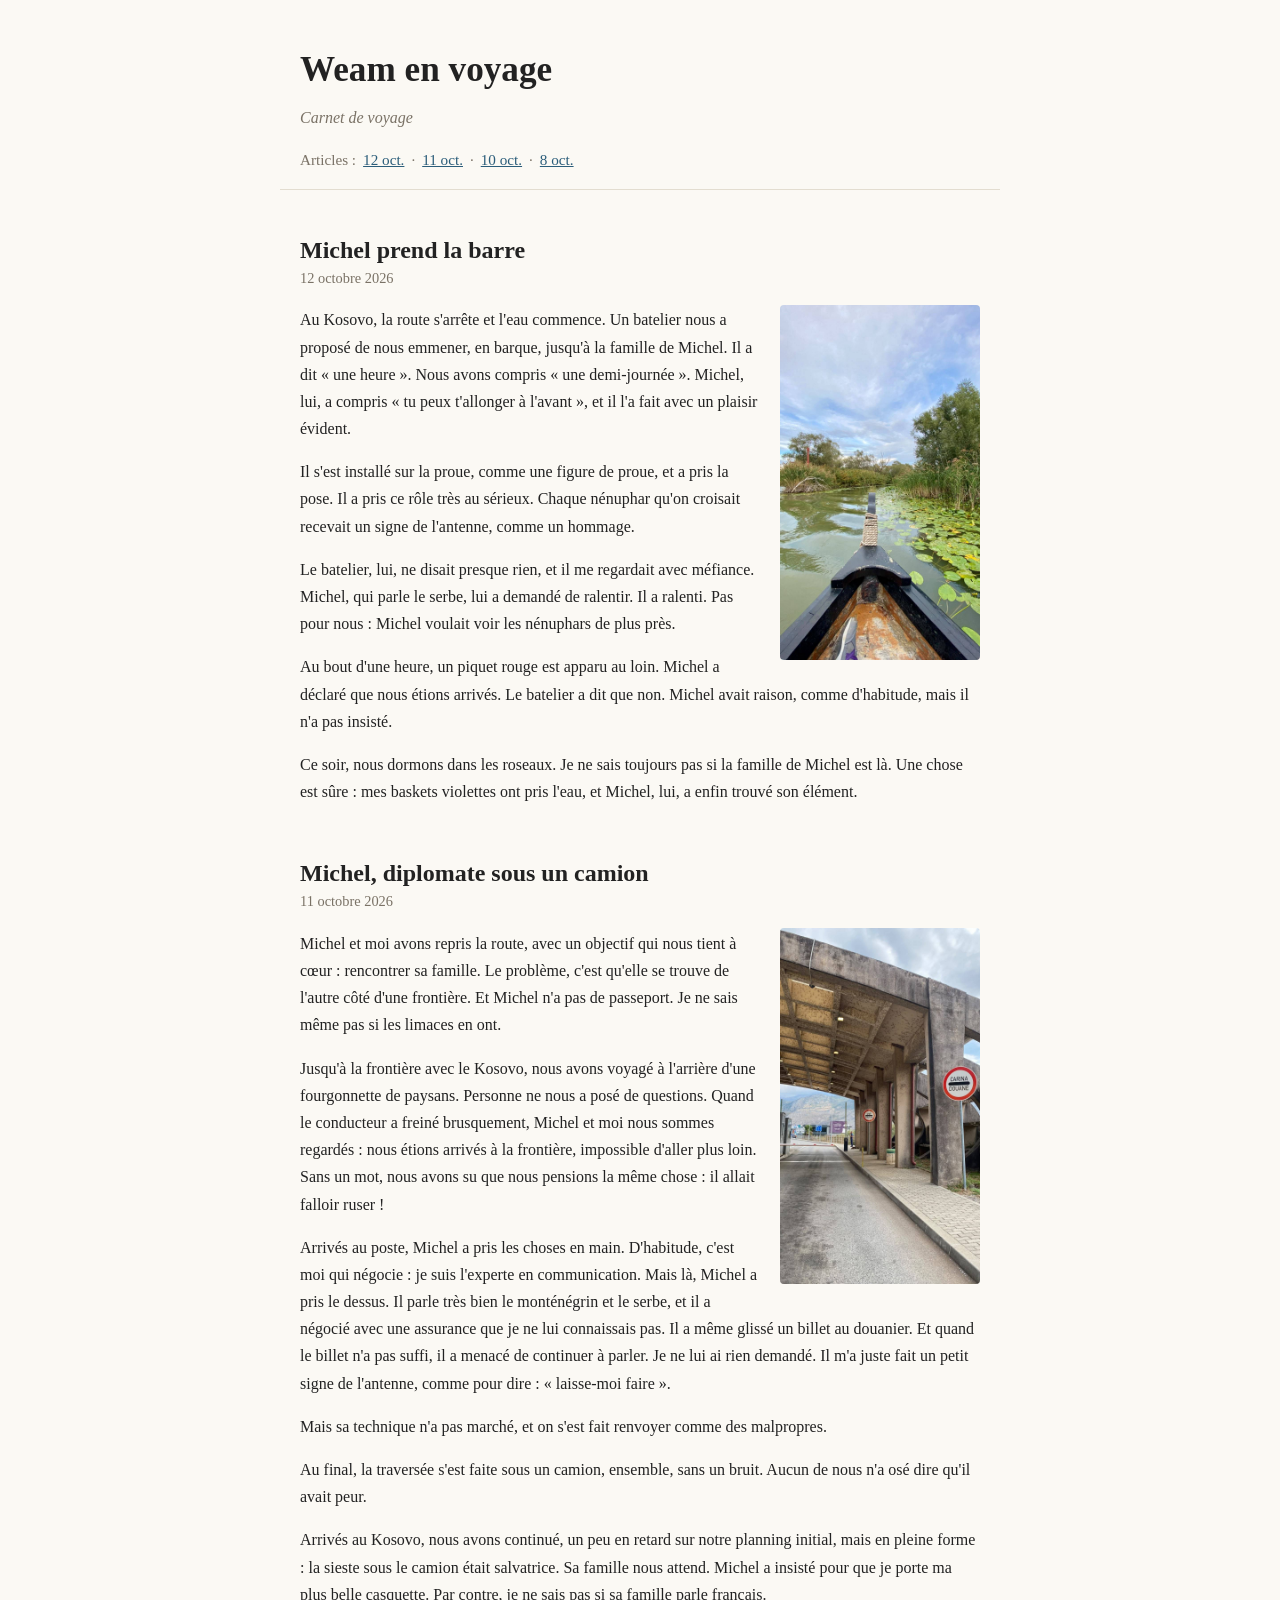
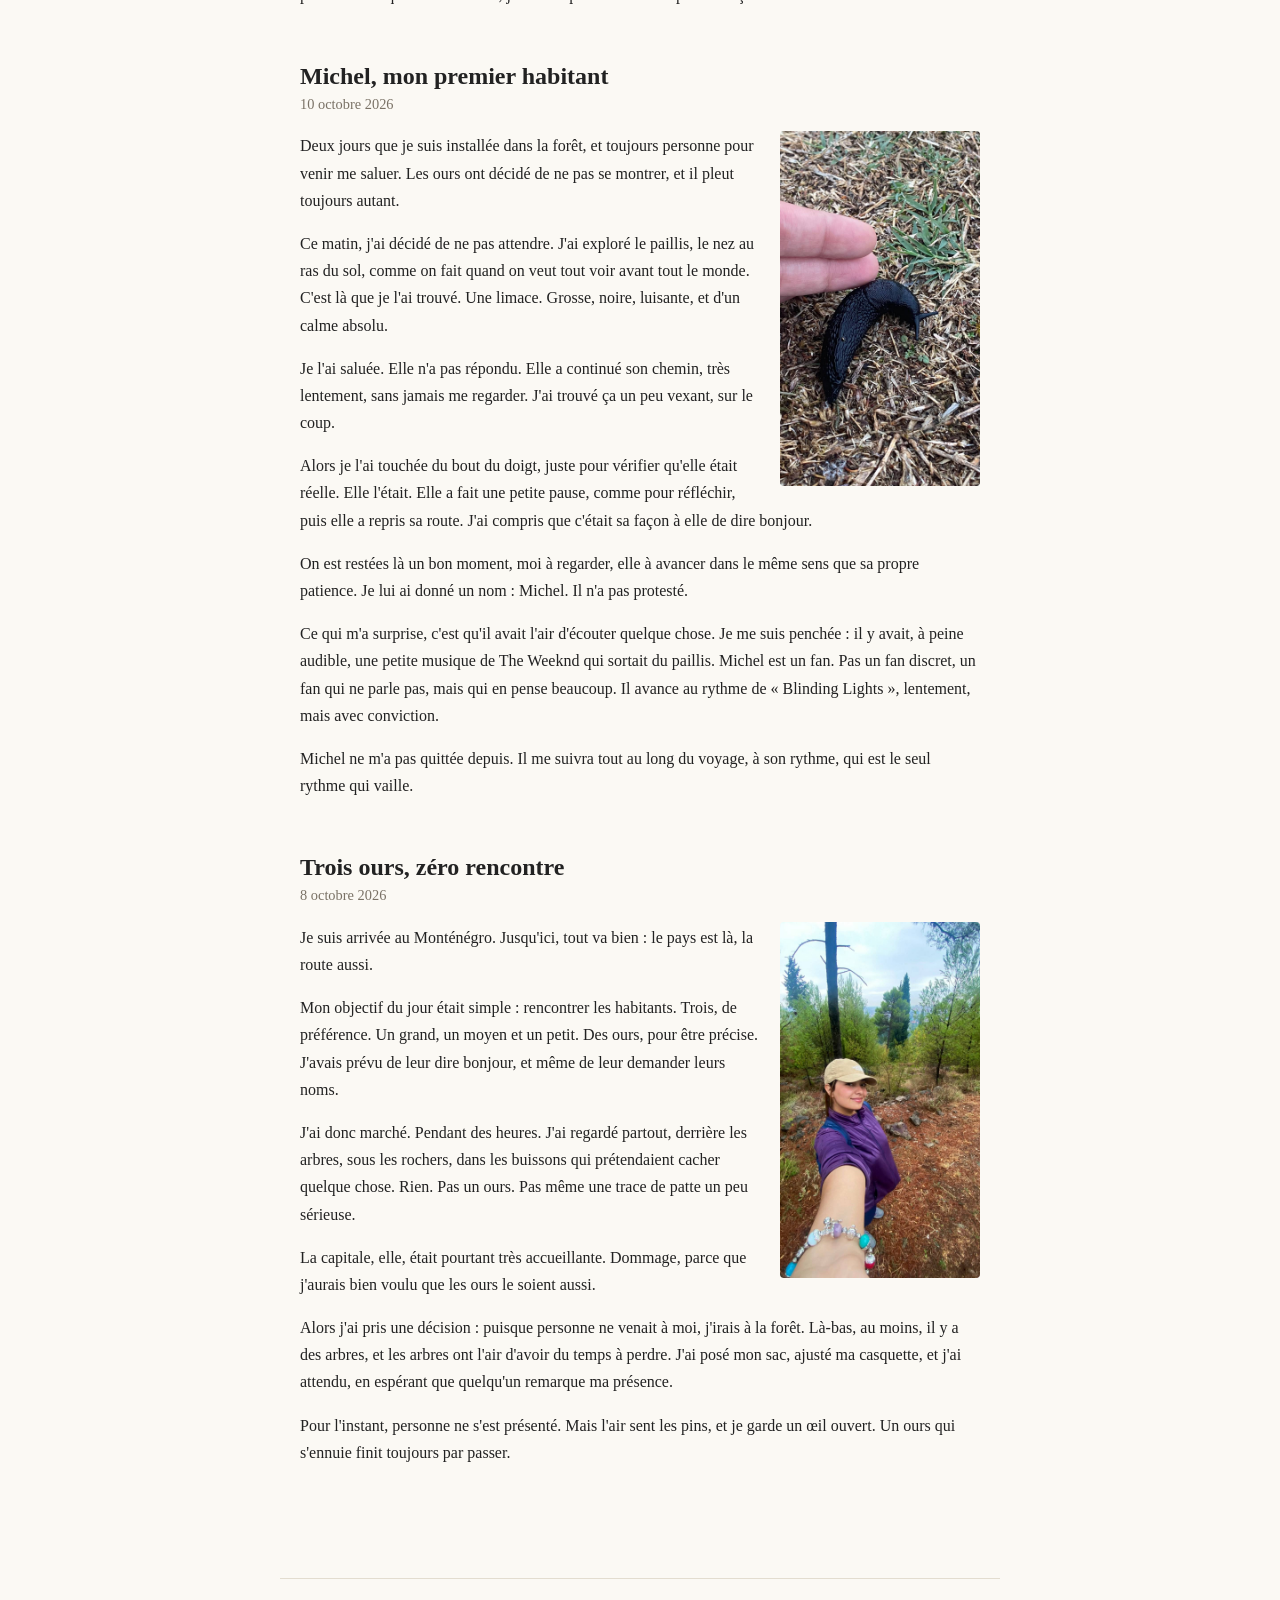
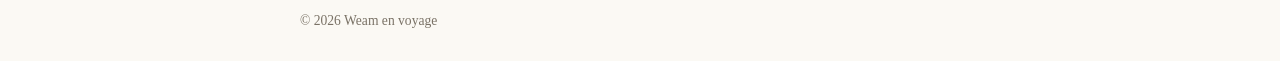
<file: index.html>
<!DOCTYPE html>
<html lang="fr">
<head>
  <meta charset="utf-8">
  <meta name="viewport" content="width=device-width, initial-scale=1">
  <title>Weam en voyage</title>
  <link rel="stylesheet" href="style.css">
</head>
<body>
  <header>
    <h1>Weam en voyage</h1>
    <p class="tagline">Carnet de voyage</p>
    <nav class="jours">Articles : <a href="#michel-barque">12 oct.</a> · <a href="#michel-diplomate">11 oct.</a> · <a href="#michel">10 oct.</a> · <a href="#trois-ours">8 oct.</a></nav>
  </header>
  <main>
    <article id="michel-barque">
      <h2>Michel prend la barre</h2>
      <p class="date">12 octobre 2026</p>
      <img class="photo-small" src="articles/images/michel-barque.jpeg" alt="Proue d'une barque sur une rivière couverte de nénuphars, avec roseaux et saules">
      <p>Au Kosovo, la route s'arrête et l'eau commence. Un batelier nous a proposé de nous emmener, en barque, jusqu'à la famille de Michel. Il a dit « une heure ». Nous avons compris « une demi-journée ». Michel, lui, a compris « tu peux t'allonger à l'avant », et il l'a fait avec un plaisir évident.</p>
      <p>Il s'est installé sur la proue, comme une figure de proue, et a pris la pose. Il a pris ce rôle très au sérieux. Chaque nénuphar qu'on croisait recevait un signe de l'antenne, comme un hommage.</p>
      <p>Le batelier, lui, ne disait presque rien, et il me regardait avec méfiance. Michel, qui parle le serbe, lui a demandé de ralentir. Il a ralenti. Pas pour nous : Michel voulait voir les nénuphars de plus près.</p>
      <p>Au bout d'une heure, un piquet rouge est apparu au loin. Michel a déclaré que nous étions arrivés. Le batelier a dit que non. Michel avait raison, comme d'habitude, mais il n'a pas insisté.</p>
      <p>Ce soir, nous dormons dans les roseaux. Je ne sais toujours pas si la famille de Michel est là. Une chose est sûre : mes baskets violettes ont pris l'eau, et Michel, lui, a enfin trouvé son élément.</p>
    </article>
    <article id="michel-diplomate">
      <h2>Michel, diplomate sous un camion</h2>
      <p class="date">11 octobre 2026</p>
      <img class="photo-small" src="articles/images/michel-diplomate.jpeg" alt="Poste frontière avec les panneaux Carina / Douane et Stop Policija">
      <p>Michel et moi avons repris la route, avec un objectif qui nous tient à cœur : rencontrer sa famille. Le problème, c'est qu'elle se trouve de l'autre côté d'une frontière. Et Michel n'a pas de passeport. Je ne sais même pas si les limaces en ont.</p>
      <p>Jusqu'à la frontière avec le Kosovo, nous avons voyagé à l'arrière d'une fourgonnette de paysans. Personne ne nous a posé de questions. Quand le conducteur a freiné brusquement, Michel et moi nous sommes regardés : nous étions arrivés à la frontière, impossible d'aller plus loin. Sans un mot, nous avons su que nous pensions la même chose : il allait falloir ruser !</p>
      <p>Arrivés au poste, Michel a pris les choses en main. D'habitude, c'est moi qui négocie : je suis l'experte en communication. Mais là, Michel a pris le dessus. Il parle très bien le monténégrin et le serbe, et il a négocié avec une assurance que je ne lui connaissais pas. Il a même glissé un billet au douanier. Et quand le billet n'a pas suffi, il a menacé de continuer à parler. Je ne lui ai rien demandé. Il m'a juste fait un petit signe de l'antenne, comme pour dire : « laisse-moi faire ».</p>
      <p>Mais sa technique n'a pas marché, et on s'est fait renvoyer comme des malpropres.</p>
      <p>Au final, la traversée s'est faite sous un camion, ensemble, sans un bruit. Aucun de nous n'a osé dire qu'il avait peur.</p>
      <p>Arrivés au Kosovo, nous avons continué, un peu en retard sur notre planning initial, mais en pleine forme : la sieste sous le camion était salvatrice. Sa famille nous attend. Michel a insisté pour que je porte ma plus belle casquette. Par contre, je ne sais pas si sa famille parle français.</p>
    </article>
    <article id="michel">
      <h2>Michel, mon premier habitant</h2>
      <p class="date">10 octobre 2026</p>
      <img class="photo-small" src="articles/images/michel.jpeg" alt="Une limace noire sur du paillis, à côté d'un doigt">
      <p>Deux jours que je suis installée dans la forêt, et toujours personne pour venir me saluer. Les ours ont décidé de ne pas se montrer, et il pleut toujours autant.</p>
      <p>Ce matin, j'ai décidé de ne pas attendre. J'ai exploré le paillis, le nez au ras du sol, comme on fait quand on veut tout voir avant tout le monde. C'est là que je l'ai trouvé. Une limace. Grosse, noire, luisante, et d'un calme absolu.</p>
      <p>Je l'ai saluée. Elle n'a pas répondu. Elle a continué son chemin, très lentement, sans jamais me regarder. J'ai trouvé ça un peu vexant, sur le coup.</p>
      <p>Alors je l'ai touchée du bout du doigt, juste pour vérifier qu'elle était réelle. Elle l'était. Elle a fait une petite pause, comme pour réfléchir, puis elle a repris sa route. J'ai compris que c'était sa façon à elle de dire bonjour.</p>
      <p>On est restées là un bon moment, moi à regarder, elle à avancer dans le même sens que sa propre patience. Je lui ai donné un nom : Michel. Il n'a pas protesté.</p>
      <p>Ce qui m'a surprise, c'est qu'il avait l'air d'écouter quelque chose. Je me suis penchée : il y avait, à peine audible, une petite musique de The Weeknd qui sortait du paillis. Michel est un fan. Pas un fan discret, un fan qui ne parle pas, mais qui en pense beaucoup. Il avance au rythme de « Blinding Lights », lentement, mais avec conviction.</p>
      <p>Michel ne m'a pas quittée depuis. Il me suivra tout au long du voyage, à son rythme, qui est le seul rythme qui vaille.</p>
    </article>
    <article id="trois-ours">
      <h2>Trois ours, zéro rencontre</h2>
      <p class="date">8 octobre 2026</p>
      <img class="photo-small" src="articles/images/trois-ours.jpeg" alt="Weam en selfie dans la forêt, casquette beige, veste violette, sac à dos, pins et vue sur la ville en contrebas">
      <p>Je suis arrivée au Monténégro. Jusqu'ici, tout va bien : le pays est là, la route aussi.</p>
      <p>Mon objectif du jour était simple : rencontrer les habitants. Trois, de préférence. Un grand, un moyen et un petit. Des ours, pour être précise. J'avais prévu de leur dire bonjour, et même de leur demander leurs noms.</p>
      <p>J'ai donc marché. Pendant des heures. J'ai regardé partout, derrière les arbres, sous les rochers, dans les buissons qui prétendaient cacher quelque chose. Rien. Pas un ours. Pas même une trace de patte un peu sérieuse.</p>
      <p>La capitale, elle, était pourtant très accueillante. Dommage, parce que j'aurais bien voulu que les ours le soient aussi.</p>
      <p>Alors j'ai pris une décision : puisque personne ne venait à moi, j'irais à la forêt. Là-bas, au moins, il y a des arbres, et les arbres ont l'air d'avoir du temps à perdre. J'ai posé mon sac, ajusté ma casquette, et j'ai attendu, en espérant que quelqu'un remarque ma présence.</p>
      <p>Pour l'instant, personne ne s'est présenté. Mais l'air sent les pins, et je garde un œil ouvert. Un ours qui s'ennuie finit toujours par passer.</p>
    </article>
  </main>
  <footer>
    <p>&copy; 2026 Weam en voyage</p>
  </footer>
</body>
</html>
</file>
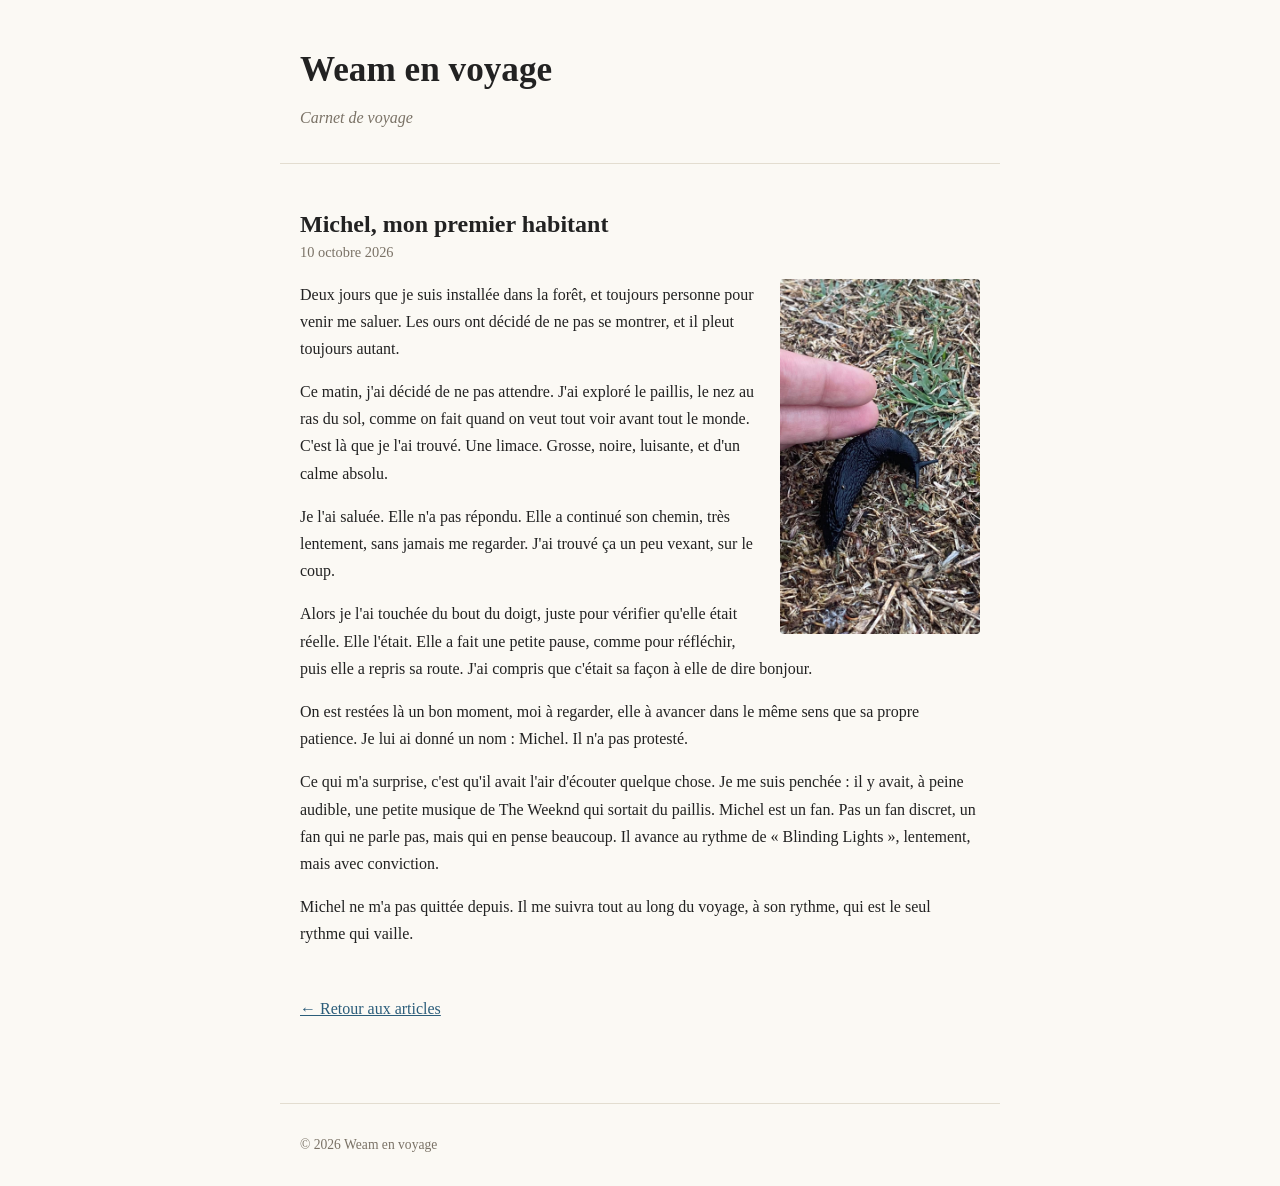
<file: articles/michel.html>
<!DOCTYPE html>
<html lang="fr">
<head>
  <meta charset="utf-8">
  <meta name="viewport" content="width=device-width, initial-scale=1">
  <title>Michel, mon premier habitant | Weam en voyage</title>
  <link rel="stylesheet" href="../style.css">
</head>
<body>
  <header>
    <h1><a href="../index.html">Weam en voyage</a></h1>
    <p class="tagline">Carnet de voyage</p>
  </header>
  <main>
    <article>
      <h2>Michel, mon premier habitant</h2>
      <p class="date">10 octobre 2026</p>
      <img class="photo-small" src="images/michel.jpeg" alt="Une limace noire sur du paillis, à côté d'un doigt">
      <p>Deux jours que je suis installée dans la forêt, et toujours personne pour venir me saluer. Les ours ont décidé de ne pas se montrer, et il pleut toujours autant.</p>
      <p>Ce matin, j'ai décidé de ne pas attendre. J'ai exploré le paillis, le nez au ras du sol, comme on fait quand on veut tout voir avant tout le monde. C'est là que je l'ai trouvé. Une limace. Grosse, noire, luisante, et d'un calme absolu.</p>
      <p>Je l'ai saluée. Elle n'a pas répondu. Elle a continué son chemin, très lentement, sans jamais me regarder. J'ai trouvé ça un peu vexant, sur le coup.</p>
      <p>Alors je l'ai touchée du bout du doigt, juste pour vérifier qu'elle était réelle. Elle l'était. Elle a fait une petite pause, comme pour réfléchir, puis elle a repris sa route. J'ai compris que c'était sa façon à elle de dire bonjour.</p>
      <p>On est restées là un bon moment, moi à regarder, elle à avancer dans le même sens que sa propre patience. Je lui ai donné un nom : Michel. Il n'a pas protesté.</p>
      <p>Ce qui m'a surprise, c'est qu'il avait l'air d'écouter quelque chose. Je me suis penchée : il y avait, à peine audible, une petite musique de The Weeknd qui sortait du paillis. Michel est un fan. Pas un fan discret, un fan qui ne parle pas, mais qui en pense beaucoup. Il avance au rythme de « Blinding Lights », lentement, mais avec conviction.</p>
      <p>Michel ne m'a pas quittée depuis. Il me suivra tout au long du voyage, à son rythme, qui est le seul rythme qui vaille.</p>
    </article>
    <p><a href="../index.html">&larr; Retour aux articles</a></p>
  </main>
  <footer>
    <p>&copy; 2026 Weam en voyage</p>
  </footer>
</body>
</html>
</file>
<file: style.css>
* { box-sizing: border-box; }
body {
  margin: 0;
  font-family: Georgia, "Times New Roman", serif;
  line-height: 1.7;
  color: #222;
  background: #fbf9f4;
}
header, main, footer {
  max-width: 720px;
  margin: 0 auto;
  padding: 1rem 1.25rem;
}
header { padding-top: 2.5rem; border-bottom: 1px solid #e3ddd0; }
header h1 { margin: 0; font-size: 2.2rem; }
header h1 a { color: inherit; text-decoration: none; }
.tagline { margin: 0.25rem 0 1rem; color: #7a7266; font-style: italic; }
h2 { margin-top: 1.5rem; }
.articles { list-style: none; padding: 0; }
.articles li { padding: 0.6rem 0; border-bottom: 1px solid #eee7d8; }
.articles a { font-size: 1.2rem; color: #2b5d7a; }
.date { color: #7a7266; font-size: 0.9rem; margin-top: -0.5rem; }
a { color: #2b5d7a; }
footer { color: #7a7266; font-size: 0.85rem; border-top: 1px solid #e3ddd0; margin-top: 3rem; }

article { margin-bottom: 3rem; }
article h2 { margin-bottom: 0.2rem; }
.photo-small { float: right; width: 200px; max-width: 40%; margin: 0 0 1rem 1.25rem; border-radius: 4px; }

.jours { margin-top: 0.75rem; font-size: 0.95rem; color: #7a7266; }
.jours a { margin: 0 0.2rem; }
</file>
